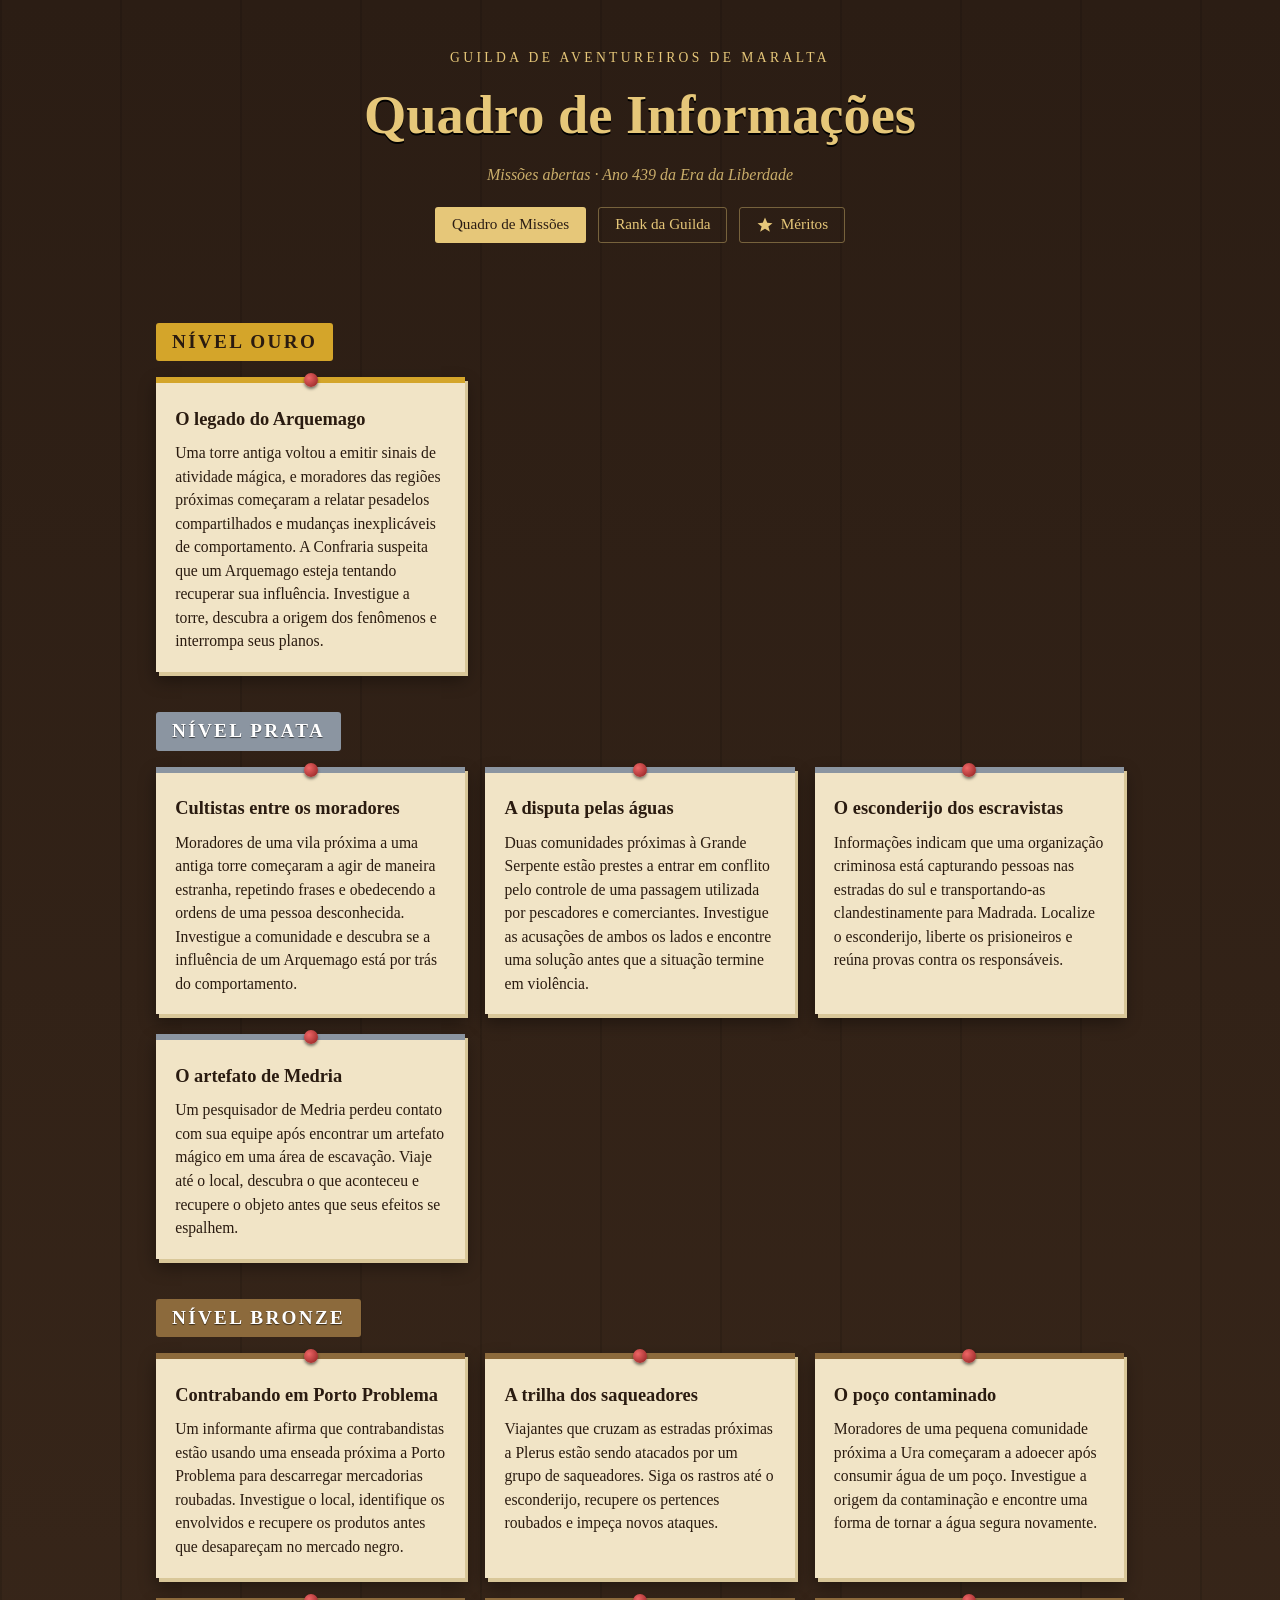
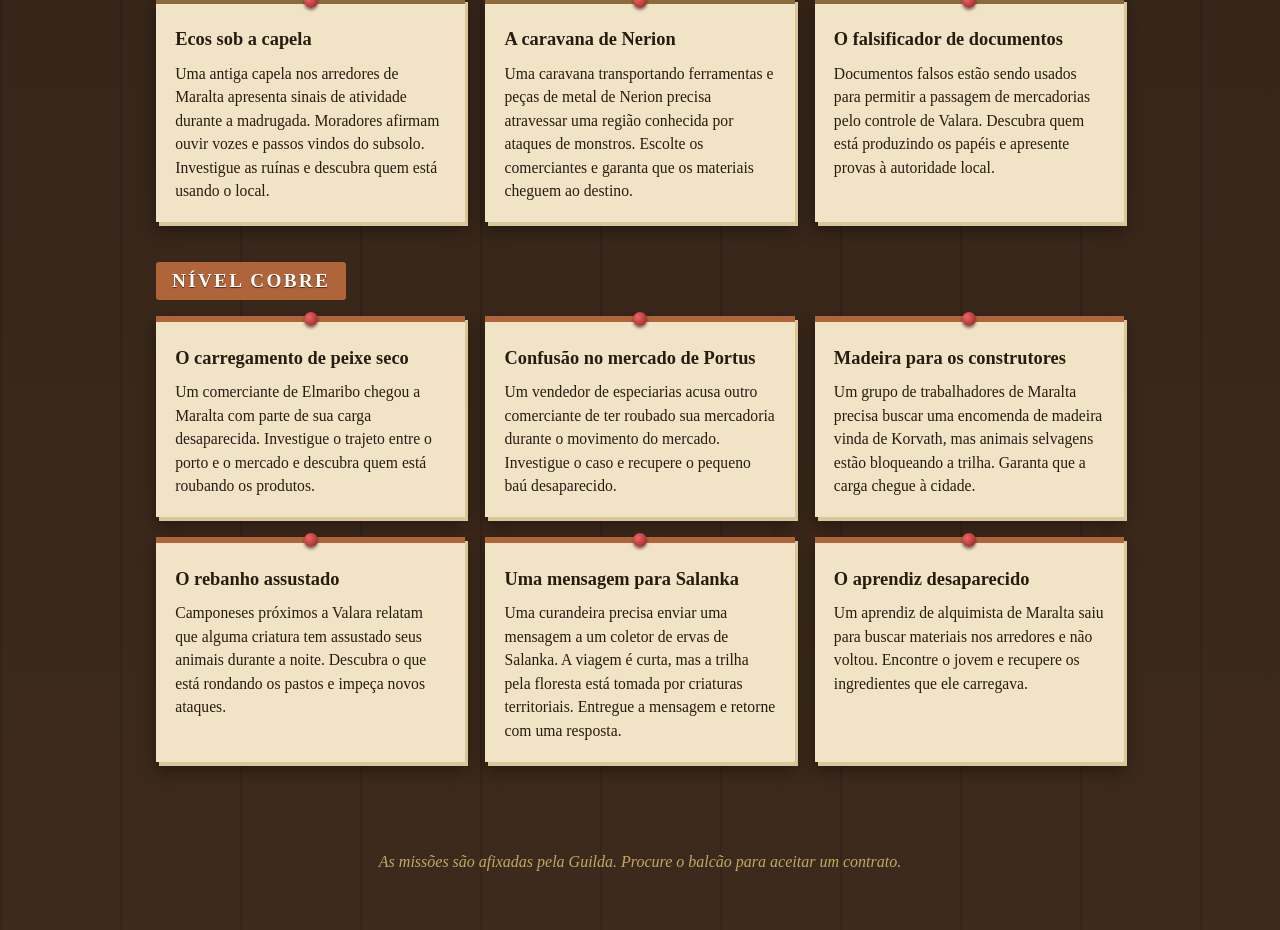
<file: index.html>
<!DOCTYPE html>
<html lang="pt-BR">
<head>
  <meta charset="UTF-8">
  <meta name="viewport" content="width=device-width, initial-scale=1.0">
  <title>Quadro de Informações – Guilda de Aventureiros de Maralta</title>
  <link rel="stylesheet" href="css/style.css">
  <link rel="stylesheet" href="css/rank.css">
  <link rel="stylesheet" href="css/popup.css">
</head>
<body>
  <header class="cabecalho">
    <p class="cabecalho__sobretitulo">Guilda de Aventureiros de Maralta</p>
    <h1>Quadro de Informações</h1>
    <p class="cabecalho__sub">Missões abertas · Ano 439 da Era da Liberdade</p>
    <nav class="menu">
      <a href="index.html" aria-current="page">Quadro de Missões</a>
      <a href="rank.html">Rank da Guilda</a>
    </nav>
  </header>

  <main class="quadro" id="quadro">
    <p class="aviso">Carregando missões…</p>
  </main>

  <footer class="rodape">
    <p>As missões são afixadas pela Guilda. Procure o balcão para aceitar um contrato.</p>
  </footer>

  <script src="data/missoes.js"></script>
  <script src="js/quadro.js"></script>
  <script src="data/meritos.js"></script>
  <script src="js/meritos.js"></script>
</body>
</html>
</file>
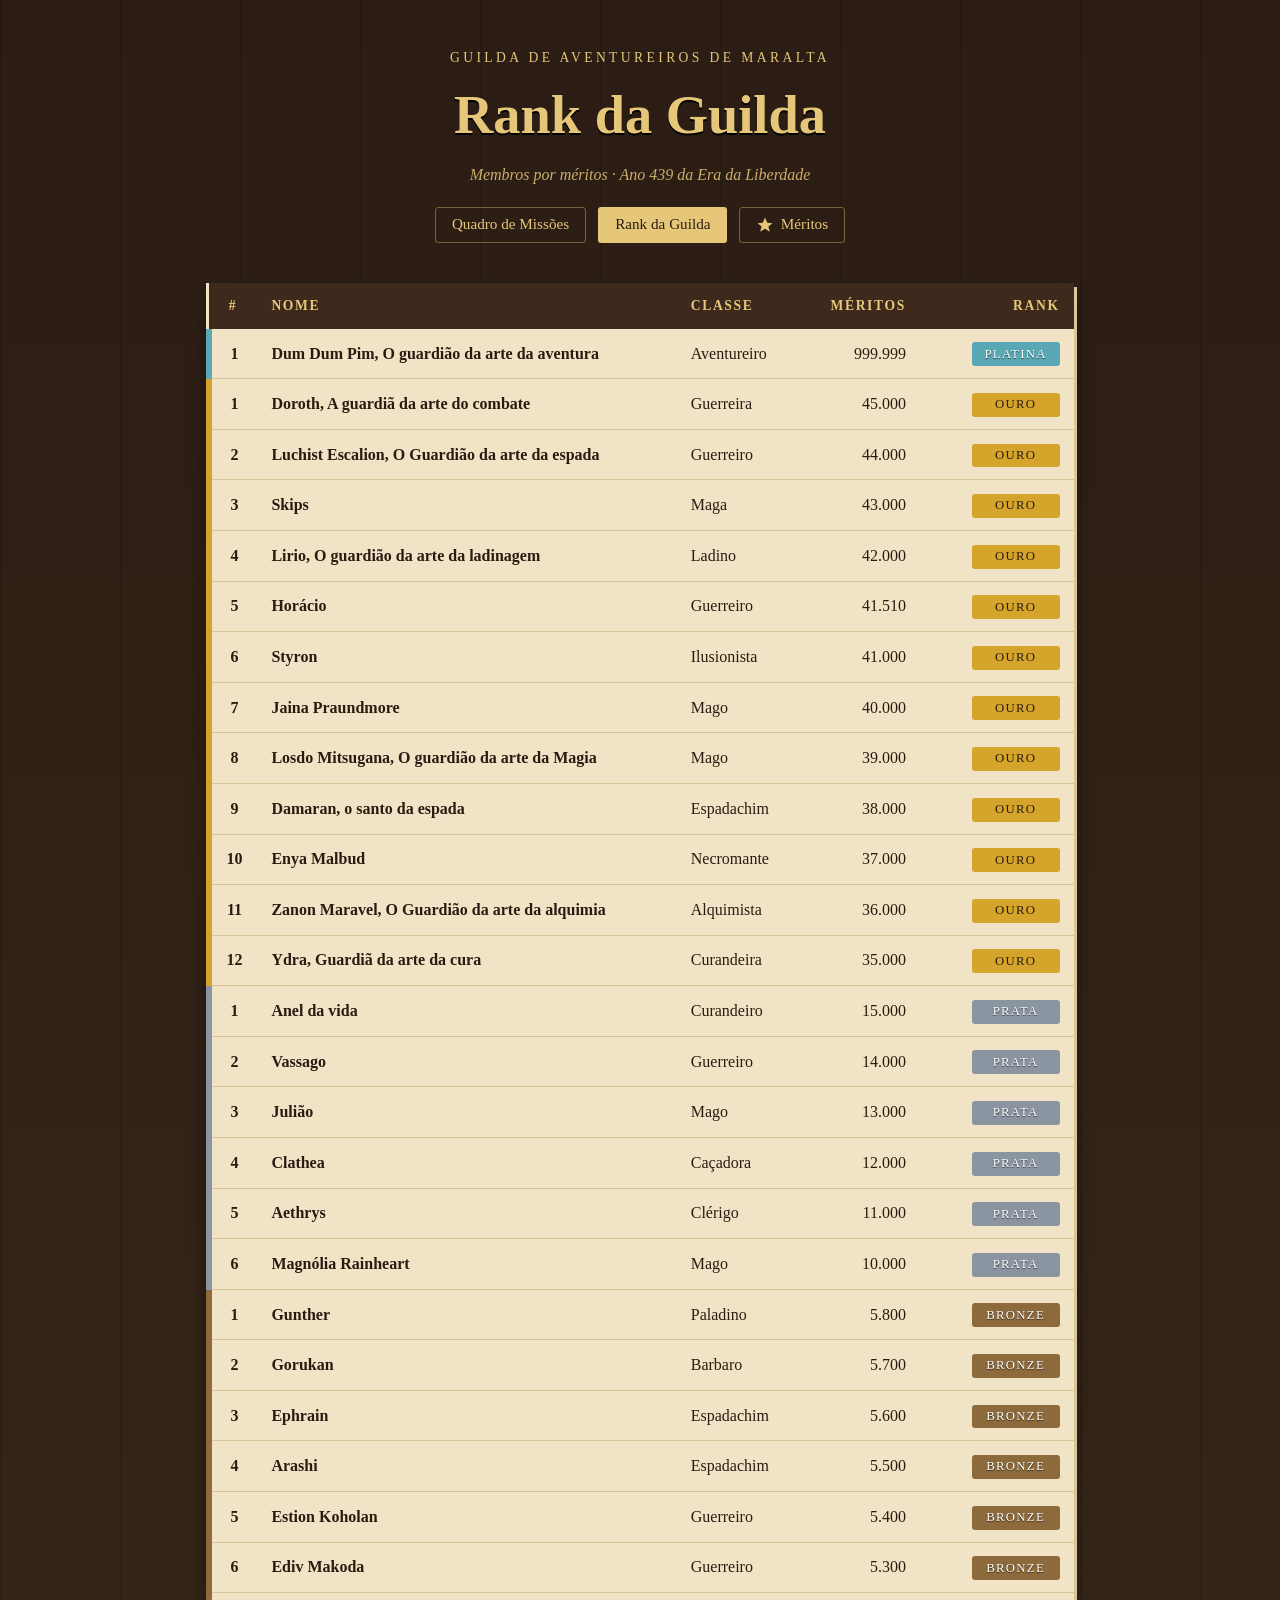
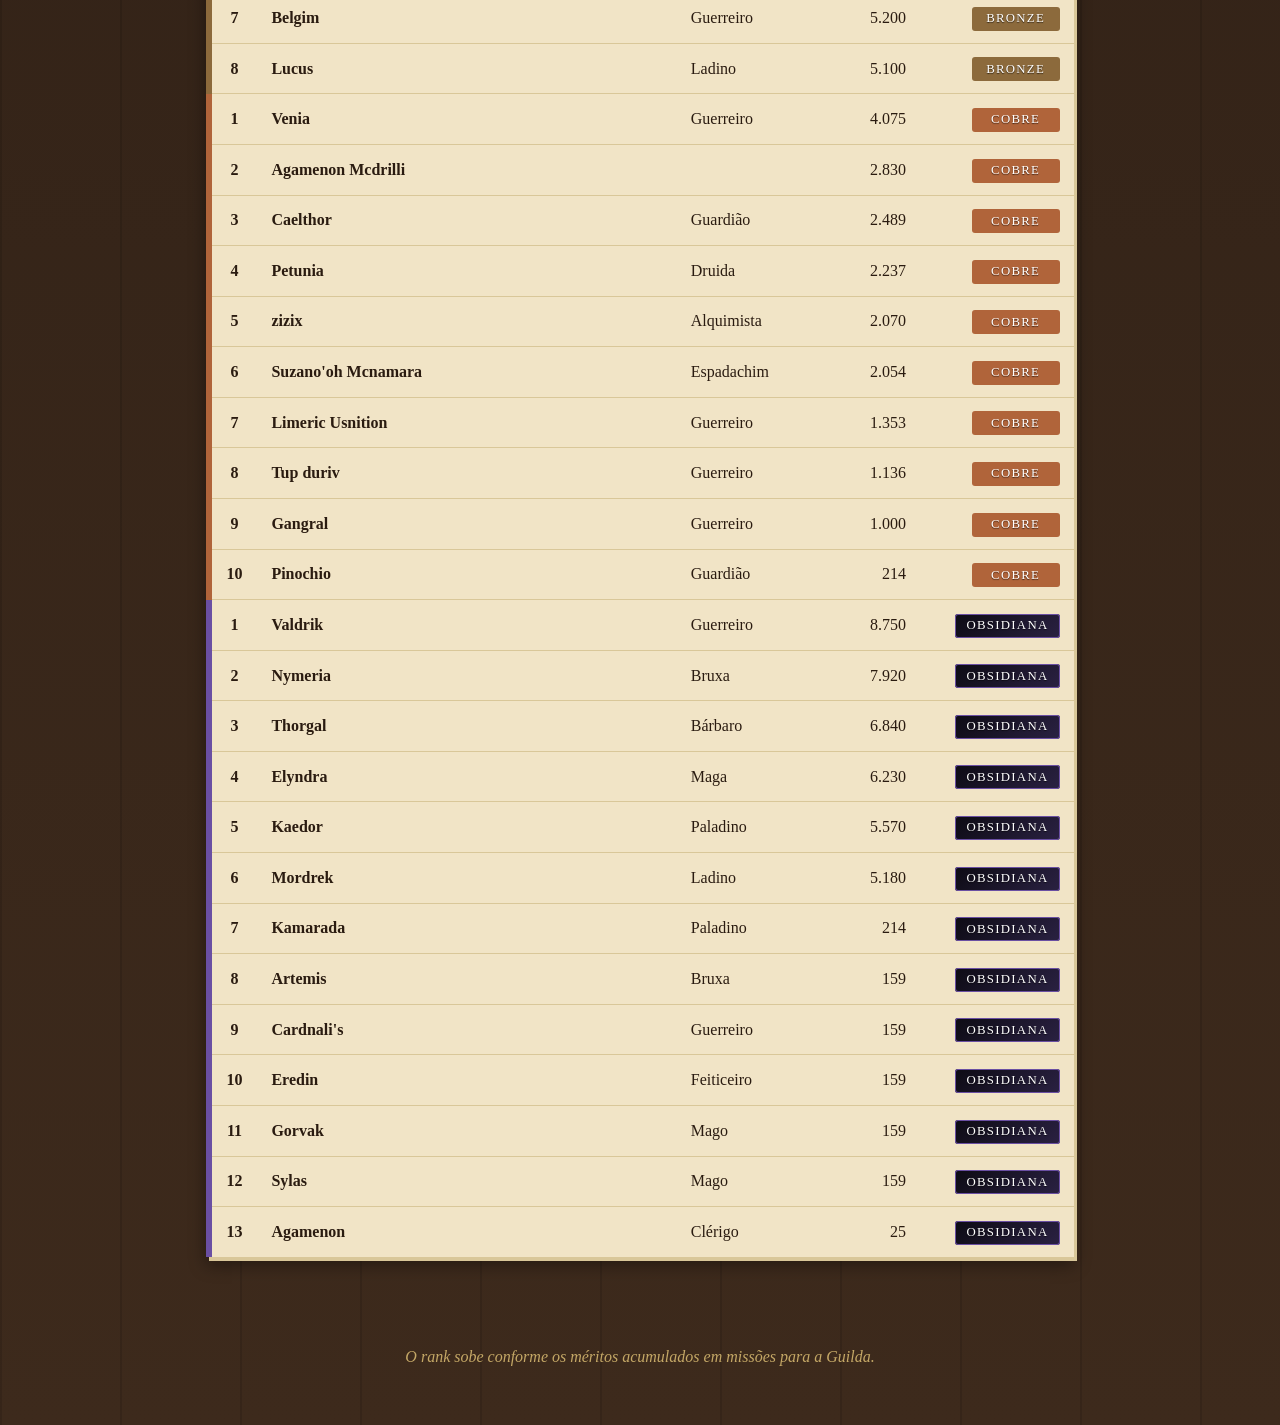
<file: rank.html>
<!DOCTYPE html>
<html lang="pt-BR">
<head>
  <meta charset="UTF-8">
  <meta name="viewport" content="width=device-width, initial-scale=1.0">
  <title>Rank da Guilda – Aventureiros de Maralta</title>
  <link rel="stylesheet" href="css/style.css">
  <link rel="stylesheet" href="css/rank.css">
  <link rel="stylesheet" href="css/popup.css">
</head>
<body>
  <header class="cabecalho">
    <p class="cabecalho__sobretitulo">Guilda de Aventureiros de Maralta</p>
    <h1>Rank da Guilda</h1>
    <p class="cabecalho__sub">Membros por méritos · Ano 439 da Era da Liberdade</p>
    <nav class="menu">
      <a href="index.html">Quadro de Missões</a>
      <a href="rank.html" aria-current="page">Rank da Guilda</a>
    </nav>
  </header>

  <main class="rank">
    <table class="tabela">
      <thead>
        <tr>
          <th class="col-pos">#</th>
          <th class="col-nome">Nome</th>
          <th class="col-classe">Classe</th>
          <th class="col-meritos">Méritos</th>
          <th class="col-nivel">Rank</th>
        </tr>
      </thead>
      <tbody id="rank-corpo">
        <tr><td colspan="5" class="aviso">Carregando membros…</td></tr>
      </tbody>
    </table>
  </main>

  <footer class="rodape">
    <p>O rank sobe conforme os méritos acumulados em missões para a Guilda.</p>
  </footer>

  <script src="data/membros.js"></script>
  <script src="js/rank.js"></script>
  <script src="data/meritos.js"></script>
  <script src="js/meritos.js"></script>
</body>
</html>
</file>
<file: css/style.css>
:root {
  --madeira: #2b1d14;
  --madeira-clara: #3d2a1c;
  --pergaminho: #f1e4c6;
  --pergaminho-sombra: #d9c799;
  --tinta: #2a1b10;
  --dourado-texto: #e6c779;

  --cobre: #b0643a;
  --bronze: #8c6a3c;
  --prata: #8b95a1;
  --ouro: #d4a52a;
  --platina: #5aa8b5;
}

* { box-sizing: border-box; }

body {
  margin: 0;
  min-height: 100vh;
  background:
    repeating-linear-gradient(90deg, rgba(0,0,0,.12) 0 2px, transparent 2px 120px),
    linear-gradient(var(--madeira), var(--madeira-clara));
  color: var(--tinta);
  font-family: Georgia, "Times New Roman", serif;
  line-height: 1.5;
}

.cabecalho {
  text-align: center;
  padding: 3rem 1rem 1.5rem;
  color: var(--dourado-texto);
}
.cabecalho__sobretitulo {
  margin: 0;
  letter-spacing: .25em;
  text-transform: uppercase;
  font-size: .85rem;
}
.cabecalho h1 {
  margin: .4rem 0;
  font-size: clamp(2rem, 6vw, 3.4rem);
  text-shadow: 0 2px 0 #000;
}
.cabecalho__sub { margin: 0; font-style: italic; opacity: .85; }

.quadro {
  max-width: 1000px;
  margin: 0 auto;
  padding: 1rem 1rem 3rem;
}

.nivel { margin-top: 2.5rem; }
.nivel__titulo {
  display: inline-block;
  margin: 0 0 1rem;
  padding: .3rem 1rem;
  font-size: 1.2rem;
  letter-spacing: .12em;
  text-transform: uppercase;
  color: #fff;
  border-radius: 3px;
  text-shadow: 0 1px 1px rgba(0,0,0,.6);
}
.nivel--cobre .nivel__titulo   { background: var(--cobre); }
.nivel--bronze .nivel__titulo  { background: var(--bronze); }
.nivel--prata .nivel__titulo   { background: var(--prata); }
.nivel--ouro .nivel__titulo    { background: var(--ouro); color: #2a1b10; text-shadow: none; }
.nivel--platina .nivel__titulo { background: var(--platina); }

.nivel__lista {
  display: grid;
  grid-template-columns: repeat(auto-fill, minmax(280px, 1fr));
  gap: 1.25rem;
}

.missao {
  position: relative;
  padding: 1.4rem 1.2rem 1.2rem;
  background: var(--pergaminho);
  border-top: 6px solid var(--cor, var(--bronze));
  box-shadow: 3px 4px 0 var(--pergaminho-sombra), 0 8px 16px rgba(0,0,0,.4);
}
/* tachinha */
.missao::before {
  content: "";
  position: absolute;
  top: -10px; left: 50%;
  width: 14px; height: 14px;
  margin-left: -7px;
  border-radius: 50%;
  background: radial-gradient(circle at 35% 35%, #e66, #8a1c1c);
  box-shadow: 0 2px 3px rgba(0,0,0,.5);
}
.missao--cobre   { --cor: var(--cobre); }
.missao--bronze  { --cor: var(--bronze); }
.missao--prata   { --cor: var(--prata); }
.missao--ouro    { --cor: var(--ouro); }
.missao--platina { --cor: var(--platina); }

.missao__titulo { margin: 0 0 .5rem; font-size: 1.15rem; }
.missao__descricao { margin: 0; font-size: .98rem; }

.aviso {
  padding: 1rem;
  background: var(--pergaminho);
  border-radius: 4px;
}
.aviso code { background: rgba(0,0,0,.08); padding: 0 .3em; }

.rodape {
  text-align: center;
  padding: 1.5rem 1rem 2.5rem;
  color: var(--dourado-texto);
  font-style: italic;
  opacity: .8;
}
</file>
<file: css/rank.css>
.menu {
  display: flex;
  justify-content: center;
  gap: .75rem;
  margin-top: 1.25rem;
}
.menu a {
  padding: .35rem 1rem;
  color: var(--dourado-texto);
  text-decoration: none;
  border: 1px solid rgba(230, 199, 121, .4);
  border-radius: 3px;
  font-size: .95rem;
}
.menu a[aria-current="page"] {
  background: var(--dourado-texto);
  color: var(--madeira);
}

.rank {
  max-width: 900px;
  margin: 0 auto;
  padding: 1rem 1rem 3rem;
}

.tabela {
  width: 100%;
  border-collapse: collapse;
  background: var(--pergaminho);
  box-shadow: 3px 4px 0 var(--pergaminho-sombra), 0 8px 16px rgba(0,0,0,.4);
}
.tabela th {
  padding: .8rem .9rem;
  text-align: left;
  font-size: .85rem;
  letter-spacing: .12em;
  text-transform: uppercase;
  background: var(--madeira-clara);
  color: var(--dourado-texto);
}
.tabela td {
  padding: .75rem .9rem;
  border-bottom: 1px solid var(--pergaminho-sombra);
}
.tabela tbody tr:last-child td { border-bottom: 0; }

.linha { border-left: 6px solid var(--cor, var(--bronze)); }
.linha--cobre   { --cor: var(--cobre); }
.linha--bronze  { --cor: var(--bronze); }
.linha--prata   { --cor: var(--prata); }
.linha--ouro    { --cor: var(--ouro); }
.linha--platina { --cor: var(--platina); }
.linha--obsidiana { --cor: #6a4fa3; }

.col-pos { width: 3rem; text-align: center; font-weight: bold; }
.col-nome { font-weight: bold; }
.col-meritos { text-align: right; font-variant-numeric: tabular-nums; }
.col-nivel { text-align: right; }
th.col-pos { text-align: center; }
th.col-meritos, th.col-nivel { text-align: right; }

.selo {
  display: inline-block;
  min-width: 5.5rem;
  padding: .15rem .7rem;
  border-radius: 3px;
  text-align: center;
  font-size: .8rem;
  letter-spacing: .1em;
  text-transform: uppercase;
  color: #fff;
  text-shadow: 0 1px 1px rgba(0,0,0,.6);
  background: var(--cor, var(--bronze));
}
.selo--cobre   { background: var(--cobre); }
.selo--bronze  { background: var(--bronze); }
.selo--prata   { background: var(--prata); }
.selo--ouro    { background: var(--ouro); color: #2a1b10; text-shadow: none; }
.selo--platina { background: var(--platina); }
.selo--obsidiana {
  background: linear-gradient(135deg, #0d0b14, #2a2142);
  box-shadow: 0 0 0 1px #6a4fa3 inset;
}

@media (max-width: 600px) {
  .tabela th, .tabela td { padding: .6rem .5rem; font-size: .9rem; }
  .col-classe { display: none; }
}
</file>
<file: css/popup.css>
.menu__meritos {
  display: inline-flex;
  align-items: center;
  gap: .4rem;
  padding: .35rem 1rem;
  font: inherit;
  font-size: .95rem;
  color: var(--dourado-texto);
  background: transparent;
  border: 1px solid rgba(230, 199, 121, .4);
  border-radius: 3px;
  cursor: pointer;
}
.menu__meritos:hover,
.menu__meritos:focus-visible {
  background: var(--dourado-texto);
  color: var(--madeira);
}

.regras {
  width: min(680px, calc(100% - 2rem));
  max-height: calc(100vh - 2rem);
  padding: 0;
  border: 0;
  background: transparent;
  color: var(--tinta);
  font-family: Georgia, "Times New Roman", serif;
}
.regras::backdrop { background: rgba(10, 6, 3, .75); }

.regras__caixa {
  display: flex;
  flex-direction: column;
  max-height: calc(100vh - 2rem);
  background: var(--pergaminho);
  border-top: 6px solid var(--ouro);
  box-shadow: 3px 4px 0 var(--pergaminho-sombra), 0 12px 32px rgba(0,0,0,.6);
}

.regras__topo {
  display: flex;
  align-items: center;
  justify-content: space-between;
  gap: 1rem;
  padding: 1rem 1.25rem;
  background: var(--madeira-clara);
  color: var(--dourado-texto);
}
.regras__principal { margin: 0; font-size: 1.3rem; }
.regras__fechar {
  width: 2rem;
  height: 2rem;
  font-size: 1.5rem;
  line-height: 1;
  color: var(--dourado-texto);
  background: transparent;
  border: 1px solid rgba(230, 199, 121, .4);
  border-radius: 3px;
  cursor: pointer;
}
.regras__fechar:hover { background: var(--dourado-texto); color: var(--madeira); }

.regras__corpo {
  overflow-y: auto;
  padding: .5rem 1.25rem 1.25rem;
}

.regras__secao { margin-top: 1.25rem; }
.regras__titulo {
  margin: 0;
  font-size: 1rem;
  letter-spacing: .1em;
  text-transform: uppercase;
  border-bottom: 2px solid var(--pergaminho-sombra);
  padding-bottom: .25rem;
}
.regras__sub { margin: .4rem 0 .6rem; font-size: .9rem; font-style: italic; }

.regras__base {
  display: grid;
  grid-template-columns: repeat(auto-fit, minmax(110px, 1fr));
  gap: .5rem;
  margin: .6rem 0 0;
  padding: 0;
  list-style: none;
}
.regras__base-item {
  display: flex;
  flex-direction: column;
  align-items: center;
  gap: .3rem;
  padding: .6rem .4rem;
  background: rgba(0,0,0,.05);
  border-radius: 3px;
}
.regras__base-valor { font-size: 1.15rem; font-weight: bold; font-variant-numeric: tabular-nums; }

.regras__lista { margin: 0; padding: 0; list-style: none; }
.regras__item {
  display: flex;
  justify-content: space-between;
  gap: 1rem;
  padding: .6rem 0;
  border-bottom: 1px solid var(--pergaminho-sombra);
}
.regras__item:last-child { border-bottom: 0; }
.regras__texto { display: flex; flex-direction: column; font-size: .95rem; }
.regras__texto span { font-size: .88rem; opacity: .85; }
.regras__valor {
  flex-shrink: 0;
  max-width: 9rem;
  text-align: right;
  font-weight: bold;
  font-variant-numeric: tabular-nums;
}
.regras__valor--mais { color: #2f6b2f; }
.regras__valor--menos { color: #8a1f1f; }

.regras__notas { margin: .6rem 0 0; padding-left: 1.2rem; font-size: .92rem; }
.regras__notas li { margin-bottom: .35rem; }

@media (max-width: 600px) {
  .regras__item { flex-direction: column; gap: .2rem; }
  .regras__valor { text-align: left; max-width: none; }
}
</file>
